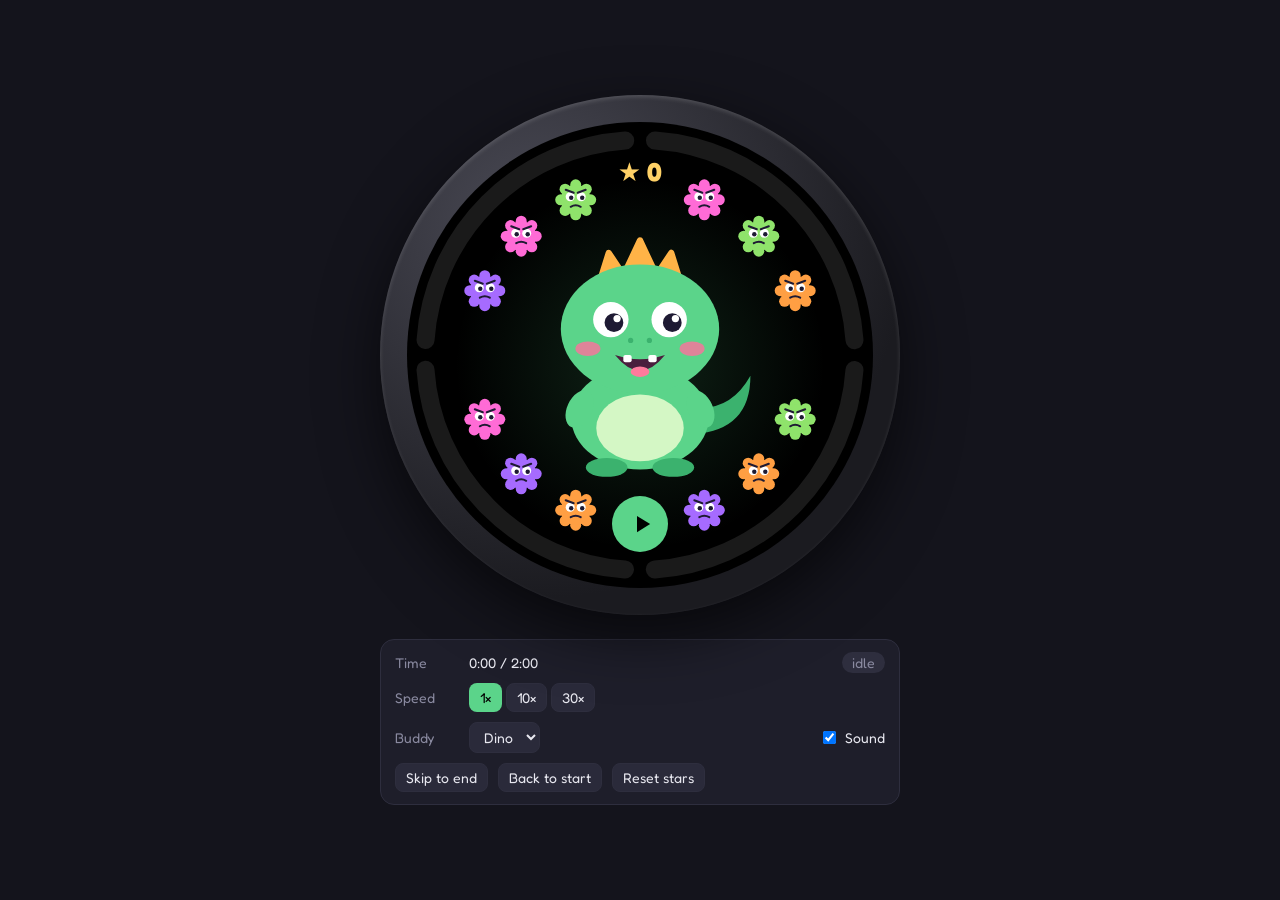
<file: index.html>
<!doctype html>
<html lang="en">
<head>
  <meta charset="utf-8">
  <meta name="viewport" content="width=device-width, initial-scale=1">
  <title>Brushy Buddy</title>
  <link rel="preconnect" href="https://fonts.googleapis.com">
  <link href="https://fonts.googleapis.com/css2?family=Fredoka:wght@500;700&display=swap" rel="stylesheet">
  <link rel="stylesheet" href="css/style.css">
</head>
<body>
  <main class="app">
    <!-- Simulated device: 466x466 round AMOLED inside a bezel -->
    <div class="device-slot" id="slot">
      <div class="device" id="device">
        <div class="screen phase-idle" id="screen">
          <div class="glow"></div>
          <svg id="ring" class="layer" viewBox="0 0 466 466" aria-hidden="true"></svg>
          <svg id="germs" class="layer" viewBox="0 0 466 466" aria-hidden="true"></svg>
          <div id="character" class="character"></div>
          <div id="stars" class="stars"><span class="star-icon">★</span><span id="star-count">0</span></div>
          <div id="hint" class="hint" aria-label="Tap to start">
            <svg viewBox="0 0 24 24"><path d="M8 5.5v13l10.5-6.5z"/></svg>
          </div>
          <div id="bravo" class="bravo">Bravo!</div>
          <div id="confetti" class="confetti"></div>
        </div>
      </div>
    </div>

    <!-- Developer controls: not part of the device UI -->
    <section class="dev" aria-label="Developer controls">
      <div class="dev-row">
        <span class="dev-label">Time</span>
        <output id="dev-time">0:00 / 2:00</output>
        <span id="dev-phase" class="dev-chip">idle</span>
      </div>
      <div class="dev-row">
        <span class="dev-label">Speed</span>
        <div class="seg" id="dev-speed">
          <button data-speed="1" class="on">1×</button>
          <button data-speed="10">10×</button>
          <button data-speed="30">30×</button>
        </div>
      </div>
      <div class="dev-row">
        <span class="dev-label">Buddy</span>
        <select id="dev-char"></select>
        <label class="dev-check"><input type="checkbox" id="dev-sound" checked> Sound</label>
      </div>
      <div class="dev-row">
        <button id="dev-skip">Skip to end</button>
        <button id="dev-stop">Back to start</button>
        <button id="dev-reset">Reset stars</button>
      </div>
    </section>
  </main>

  <script src="js/sound.js"></script>
  <script src="characters/registry.js"></script>
  <script src="characters/dino.js"></script>
  <script src="js/app.js"></script>
</body>
</html>
</file>
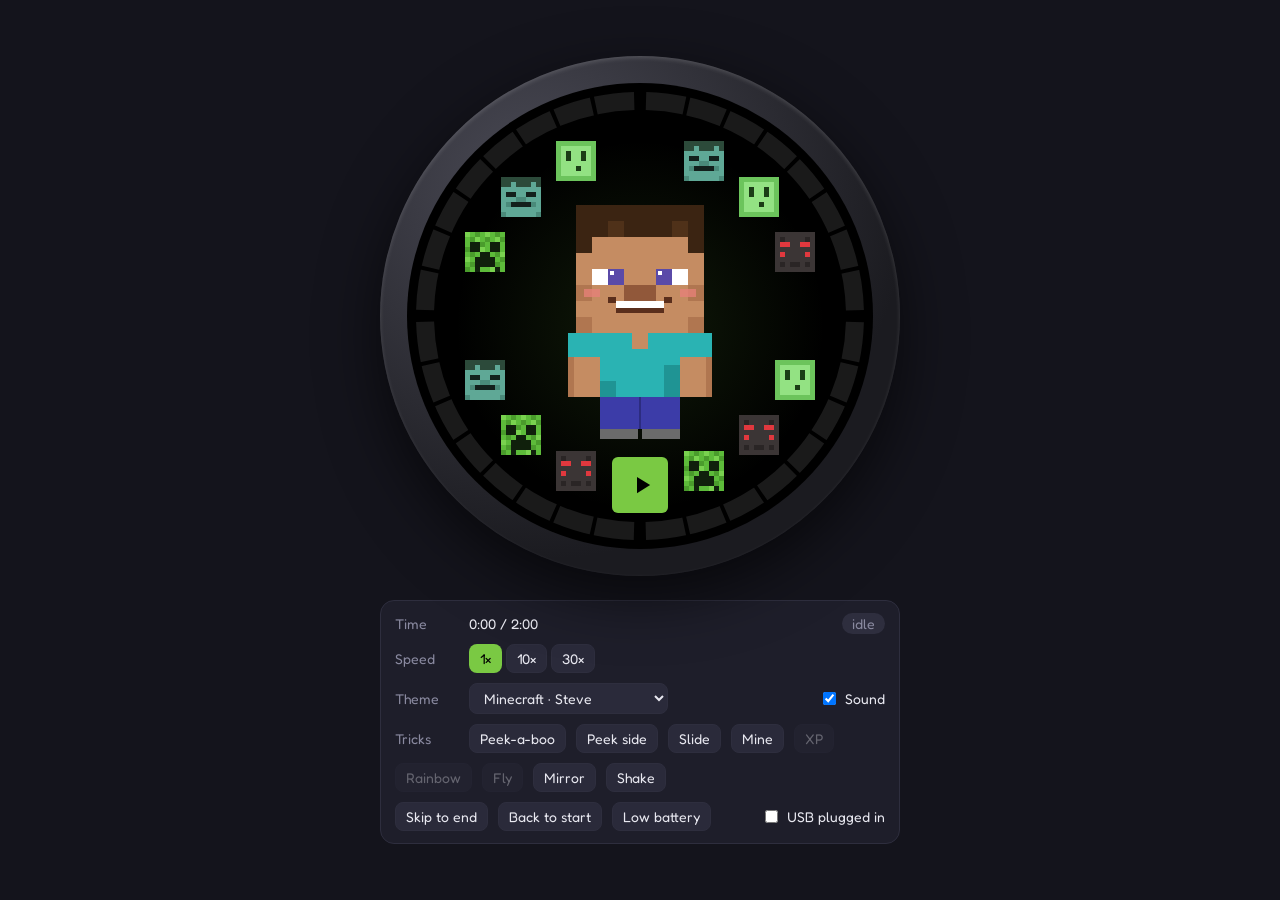
<file: prototype/index.html>
<!doctype html>
<html lang="en">
<head>
  <meta charset="utf-8">
  <meta name="viewport" content="width=device-width, initial-scale=1">
  <title>Brushy Buddy</title>
  <link rel="preconnect" href="https://fonts.googleapis.com">
  <link href="https://fonts.googleapis.com/css2?family=Fredoka:wght@500;700&display=swap" rel="stylesheet">
  <link rel="stylesheet" href="css/device.css">
  <link rel="stylesheet" href="css/style.css">
</head>
<body>
  <main class="app">
    <!-- Simulated device: 466x466 round AMOLED inside a bezel -->
    <div class="device-slot" id="slot">
      <div class="device" id="device">
        <div class="screen phase-idle" id="screen">
          <div id="stage" class="stage"><!-- everything that shakes -->
          <div class="glow"></div>
          <svg id="ring" class="layer" viewBox="0 0 466 466" aria-hidden="true"></svg>
          <div id="clock" class="clock" aria-label="Time left"><span id="clock-text" class="t-clock"></span></div>
          <svg id="germs" class="layer" viewBox="0 0 466 466" aria-hidden="true"></svg>
          <div id="fx-back" class="fx"></div><!-- sprites behind the buddy (mining block) -->
          <div id="buddy" class="buddy"><!-- tricks move this; moods and giggle live inside -->
            <div id="character" class="character"></div>
          </div>
          <div id="fx" class="fx"></div><!-- particles, sparkles, venom globs, reward drop -->
          <div id="hint" class="hint" aria-label="Tap to start">
            <svg viewBox="0 0 24 24"><path d="M8 5.5v13l10.5-6.5z"/></svg>
          </div>
          <div id="bravo" class="bravo"><span id="bravo-text" class="t-bravo"></span></div>
          <div id="confetti" class="confetti"></div>
          </div>
          <div id="battery" class="battery" hidden><!-- low battery at boot, or plugged in; over the stage -->
            <div class="battery-icon"><div id="battery-fill" class="battery-fill"></div></div>
            <div class="battery-text">
              <svg class="battery-bolt" viewBox="0 0 24 24" aria-hidden="true"><path d="M14 1 4 14h7l-2 9 11-13h-7z"/></svg>
              <span id="battery-percent"></span>
            </div>
          </div>
        </div>
        <div class="usb-cable" aria-hidden="true"><div class="usb-plug"></div><div class="usb-wire"></div></div>
      </div>
    </div>

    <!-- Developer controls: not part of the device UI -->
    <section class="dev" aria-label="Developer controls">
      <div class="dev-row">
        <span class="dev-label">Time</span>
        <output id="dev-time">0:00 / 2:00</output>
        <span id="dev-phase" class="dev-chip">idle</span>
      </div>
      <div class="dev-row">
        <span class="dev-label">Speed</span>
        <div class="seg" id="dev-speed">
          <button data-speed="1" class="on">1×</button>
          <button data-speed="10">10×</button>
          <button data-speed="30">30×</button>
        </div>
      </div>
      <div class="dev-row">
        <span class="dev-label">Theme</span>
        <select id="dev-theme"></select>
        <label class="dev-check"><input type="checkbox" id="dev-sound" checked> Sound</label>
      </div>
      <div class="dev-row">
        <span class="dev-label">Tricks</span>
        <button data-trick="peek">Peek-a-boo</button>
        <button data-trick="peekSide">Peek side</button>
        <button data-trick="slide">Slide</button>
        <button data-trick="mine">Mine</button>
        <button data-trick="xp">XP</button>
        <button data-trick="rainbow">Rainbow</button>
        <button data-trick="fly">Fly</button>
        <button data-trick="mirror">Mirror</button>
        <button data-trick="shake">Shake</button>
      </div>
      <div class="dev-row">
        <button id="dev-skip">Skip to end</button>
        <button id="dev-stop">Back to start</button>
        <button id="dev-battery">Low battery</button>
        <label class="dev-check"><input type="checkbox" id="dev-usb"> USB plugged in</label>
      </div>
    </section>
  </main>

  <script src="js/sound.js"></script>
  <script src="js/pixel.js"></script>
  <script src="themes/registry.js"></script>
  <script src="themes/minecraft.js"></script>
  <script src="themes/dragon.js"></script>
  <script src="js/app.js"></script>
</body>
</html>
</file>
<file: css/style.css>
/* ---------- Page (dev environment) ---------- */
:root {
  --page-bg: #14141c;
  --page-fg: #e8e8f0;
  --page-muted: #8a8aa0;
  --panel: #1e1e2a;
  --panel-border: #2e2e3e;

  /* Overridden per character (see characters/*.js theme) */
  --accent: #5bd48a;
  --glow: rgba(91, 212, 138, 0.25);

  --screen-size: 466px;
  --bezel: 27px;
}

* { box-sizing: border-box; }

html, body {
  margin: 0;
  min-height: 100%;
  background: var(--page-bg);
  color: var(--page-fg);
  font-family: "Fredoka", ui-rounded, "SF Pro Rounded", system-ui, sans-serif;
}

.app {
  min-height: 100vh;
  display: flex;
  flex-direction: column;
  align-items: center;
  justify-content: center;
  gap: 24px;
  padding: 24px 16px;
}

/* ---------- Device ---------- */
.device-slot { width: 520px; height: 520px; }

.device {
  width: calc(var(--screen-size) + 2 * var(--bezel));
  height: calc(var(--screen-size) + 2 * var(--bezel));
  padding: var(--bezel);
  border-radius: 50%;
  background: radial-gradient(circle at 30% 25%, #4a4a55, #1b1b20 70%);
  box-shadow: 0 20px 60px rgba(0, 0, 0, 0.6), inset 0 2px 4px rgba(255, 255, 255, 0.15);
  transform-origin: top left;
}

.screen {
  position: relative;
  width: var(--screen-size);
  height: var(--screen-size);
  border-radius: 50%;
  overflow: hidden;
  background: #000; /* AMOLED: black = pixels off */
  user-select: none;
  -webkit-user-select: none;
  touch-action: manipulation;
  cursor: pointer;
}

.layer { position: absolute; inset: 0; width: 100%; height: 100%; }

.glow {
  position: absolute;
  inset: 0;
  background: radial-gradient(circle at 50% 52%, var(--glow), transparent 55%);
  transition: opacity 0.6s;
}
.phase-idle .glow { opacity: 0.6; }

/* ---------- Progress ring ---------- */
.seg-track, .seg-fill {
  fill: none;
  stroke-width: 18;
  stroke-linecap: round;
}
.seg-track { stroke: rgba(255, 255, 255, 0.1); }
.seg-track.active { animation: seg-pulse 0.9s ease-in-out infinite alternate; }
.seg-fill { transition: opacity 0.2s; }

@keyframes seg-pulse {
  from { stroke: rgba(255, 255, 255, 0.1); }
  to   { stroke: rgba(255, 255, 255, 0.35); }
}

/* ---------- Character host ---------- */
.character {
  position: absolute;
  width: 250px;
  height: 250px;
  left: calc(50% - 125px);
  top: calc(50% - 125px);
}
.character svg { width: 100%; height: 100%; overflow: visible; }

/* Generic giggle (on tap), works for any character */
.character.giggle { animation: giggle 0.5s ease-out; }
@keyframes giggle {
  0%   { transform: scale(1, 1); }
  25%  { transform: scale(1.12, 0.88); }
  50%  { transform: scale(0.92, 1.1) rotate(-4deg); }
  75%  { transform: scale(1.04, 0.97) rotate(3deg); }
  100% { transform: scale(1, 1); }
}

/* ---------- Germs ---------- */
.germ-inner {
  transform-box: fill-box;
  transform-origin: center;
  animation: germ-wobble 1.4s ease-in-out infinite alternate;
  animation-delay: var(--d, 0s);
}
.germ.popped .germ-inner { animation: germ-pop 0.45s ease-in forwards; }
.phase-idle .germ-inner { animation-duration: 2.4s; }

@keyframes germ-wobble {
  from { transform: rotate(-10deg) scale(1); }
  to   { transform: rotate(10deg) scale(1.08); }
}
@keyframes germ-pop {
  0%   { transform: scale(1); opacity: 1; }
  40%  { transform: scale(1.5); opacity: 1; }
  100% { transform: scale(0); opacity: 0; }
}

/* ---------- Overlays ---------- */
.stars {
  position: absolute;
  top: 34px;
  left: 50%;
  transform: translateX(-50%);
  display: flex;
  align-items: center;
  gap: 6px;
  font-size: 26px;
  font-weight: 700;
  color: #ffd166;
  transition: opacity 0.3s;
}
.stars.bump { animation: bump 0.6s ease-out; }
.phase-brushing .stars { opacity: 0; }
@keyframes bump {
  0%   { transform: translateX(-50%) scale(1); }
  40%  { transform: translateX(-50%) scale(1.6); }
  100% { transform: translateX(-50%) scale(1); }
}

.hint {
  position: absolute;
  bottom: 36px;
  left: calc(50% - 28px);
  width: 56px;
  height: 56px;
  border-radius: 50%;
  background: var(--accent);
  display: grid;
  place-items: center;
  animation: hint-pulse 1.4s ease-in-out infinite;
  opacity: 0;
  transition: opacity 0.3s;
  pointer-events: none;
}
.hint svg { width: 30px; height: 30px; fill: #000; margin-left: 3px; }
.phase-idle .hint { opacity: 1; }
@keyframes hint-pulse {
  0%, 100% { transform: scale(1); box-shadow: 0 0 0 0 var(--glow); }
  50%      { transform: scale(1.1); box-shadow: 0 0 0 14px transparent; }
}

.bravo {
  position: absolute;
  bottom: 52px;
  left: 0;
  right: 0;
  text-align: center;
  font-size: 36px;
  font-weight: 700;
  color: var(--accent);
  opacity: 0;
  transform: scale(0.4);
  pointer-events: none;
}
.phase-done .bravo { animation: bravo-in 0.6s cubic-bezier(0.2, 1.6, 0.4, 1) forwards; }
@keyframes bravo-in { to { opacity: 1; transform: scale(1); } }

.confetti { position: absolute; inset: 0; pointer-events: none; }
.confetti span {
  position: absolute;
  top: -20px;
  width: 9px;
  height: 14px;
  border-radius: 3px;
  animation: fall linear forwards;
}
@keyframes fall {
  to { transform: translateY(520px) rotate(720deg); }
}

/* ---------- Dev panel ---------- */
.dev {
  width: min(520px, 100%);
  background: var(--panel);
  border: 1px solid var(--panel-border);
  border-radius: 14px;
  padding: 12px 14px;
  display: flex;
  flex-direction: column;
  gap: 10px;
  font-size: 14px;
}
.dev-row { display: flex; align-items: center; gap: 10px; flex-wrap: wrap; }
.dev-label { color: var(--page-muted); width: 64px; }
.dev output { font-variant-numeric: tabular-nums; }
.dev-chip {
  margin-left: auto;
  padding: 2px 10px;
  border-radius: 999px;
  background: var(--panel-border);
  color: var(--page-muted);
}
.dev button, .dev select {
  font: inherit;
  color: var(--page-fg);
  background: #2a2a3a;
  border: 1px solid var(--panel-border);
  border-radius: 8px;
  padding: 5px 10px;
  cursor: pointer;
}
.dev button:hover { background: #34344a; }
.seg { display: flex; gap: 4px; }
.seg button.on { background: var(--accent); color: #000; border-color: transparent; }
.dev-check { display: flex; align-items: center; gap: 6px; margin-left: auto; }

@media (prefers-reduced-motion: reduce) {
  .germ-inner, .hint, .seg-track.active { animation: none; }
}
</file>
<file: prototype/css/device.css>
/* The simulated device and the dev panel under it: shared by the prototype and the
   simulator's web page (device/sim/web/index.html). What the screen shows: style.css. */

/* ---------- Page (dev environment) ---------- */
:root {
  --page-bg: #14141c;
  --page-fg: #e8e8f0;
  --page-muted: #8a8aa0;
  --panel: #1e1e2a;
  --panel-border: #2e2e3e;

  /* Overridden per theme (see themes/*.js) */
  --accent: #5bd48a;
  --glow: rgba(91, 212, 138, 0.25);

  --screen-size: 466px;
  --bezel: 27px;
}

* { box-sizing: border-box; }

html, body {
  margin: 0;
  min-height: 100%;
  background: var(--page-bg);
  color: var(--page-fg);
  font-family: "Fredoka", ui-rounded, "SF Pro Rounded", system-ui, sans-serif;
}

.app {
  min-height: 100vh;
  display: flex;
  flex-direction: column;
  align-items: center;
  justify-content: center;
  gap: 24px;
  padding: 24px 16px;
}

/* ---------- Device ---------- */
.device-slot { width: 520px; height: 520px; }

.device {
  position: relative;
  width: calc(var(--screen-size) + 2 * var(--bezel));
  height: calc(var(--screen-size) + 2 * var(--bezel));
  padding: var(--bezel);
  border-radius: 50%;
  background: radial-gradient(circle at 30% 25%, #4a4a55, #1b1b20 70%);
  box-shadow: 0 20px 60px rgba(0, 0, 0, 0.6), inset 0 2px 4px rgba(255, 255, 255, 0.15);
  transform-origin: top left;
}

/* USB-C cable under the device while plugged in (dev panel) */
.usb-cable {
  display: none;
  position: absolute;
  left: 50%;
  top: calc(100% - 2px);
  width: 30px;
  transform: translateX(-50%);
  pointer-events: none;
}
.device.usb .usb-cable { display: block; }
.usb-plug {
  height: 15px;
  border-radius: 3px 3px 5px 5px;
  background: linear-gradient(90deg, #5d5d68, #b4b4c0 45%, #5d5d68);
}
.usb-wire {
  width: 12px;
  height: 12px;
  margin: 0 auto;
  background: linear-gradient(#44444f, transparent);
}

.screen {
  position: relative;
  width: var(--screen-size);
  height: var(--screen-size);
  border-radius: 50%;
  overflow: hidden;
  background: #000; /* AMOLED: black = pixels off */
  user-select: none;
  -webkit-user-select: none;
  touch-action: manipulation;
  cursor: pointer;
}

/* ---------- Dev panel ---------- */
.dev {
  width: min(520px, 100%);
  background: var(--panel);
  border: 1px solid var(--panel-border);
  border-radius: 14px;
  padding: 12px 14px;
  display: flex;
  flex-direction: column;
  gap: 10px;
  font-size: 14px;
}
.dev-row { display: flex; align-items: center; gap: 10px; flex-wrap: wrap; }
.dev-label { color: var(--page-muted); width: 64px; }
.dev output { font-variant-numeric: tabular-nums; }
.dev-chip {
  margin-left: auto;
  padding: 2px 10px;
  border-radius: 999px;
  background: var(--panel-border);
  color: var(--page-muted);
}
.dev button, .dev select {
  font: inherit;
  color: var(--page-fg);
  background: #2a2a3a;
  border: 1px solid var(--panel-border);
  border-radius: 8px;
  padding: 5px 10px;
  cursor: pointer;
}
.dev button:hover:not(:disabled) { background: #34344a; }
.dev button:disabled { opacity: 0.35; cursor: default; } /* a trick the theme doesn't have */
.seg { display: flex; gap: 4px; }
.seg button.on { background: var(--accent); color: #000; border-color: transparent; }
.dev-check { display: flex; align-items: center; gap: 6px; margin-left: auto; }
</file>
<file: prototype/css/style.css>
/* What the screen shows. The device around it and the dev panel: device.css. */
.layer { position: absolute; inset: 0; width: 100%; height: 100%; }
.stage { position: absolute; inset: 0; }
.fx { position: absolute; inset: 0; pointer-events: none; }
.sprite, .particle { position: absolute; left: 0; top: 0; transform-origin: center; }
.sprite svg { display: block; width: 100%; height: 100%; }
.style-blocky .sprite svg { shape-rendering: crispEdges; }

.glow {
  position: absolute;
  inset: 0;
  background: radial-gradient(circle at 50% 52%, var(--glow), transparent 55%);
  transition: opacity 0.6s;
}
.phase-idle .glow { opacity: 0.6; }

/* ---------- Progress ring ---------- */
.seg-track, .seg-fill {
  fill: none;
  stroke-width: 18;
  stroke-linecap: round;
}
.seg-track { stroke: rgba(255, 255, 255, 0.1); }
.seg-gaps { fill: none; stroke: #000; stroke-width: 24; }
.style-blocky .seg-track, .style-blocky .seg-fill { stroke-linecap: butt; }
.style-blocky #germs, .style-blocky .reward svg { shape-rendering: crispEdges; }
.seg-track.active { animation: seg-pulse 0.9s ease-in-out infinite alternate; }
.seg-fill { transition: opacity 0.2s; }

@keyframes seg-pulse {
  from { stroke: rgba(255, 255, 255, 0.1); }
  to   { stroke: rgba(255, 255, 255, 0.35); }
}

/* ---------- Buddy ---------- */
/* .buddy is moved by tricks (peek-a-boo, slide) around its feet; .character holds the moods */
.buddy {
  position: absolute;
  width: 250px;
  height: 250px;
  left: calc(50% - 125px);
  top: calc(50% - 125px);
  transform-origin: 50% 100%;
}
.character { position: absolute; inset: 0; }
.character svg { width: 100%; height: 100%; overflow: visible; }

/* Generic giggle (on tap), works for any character */
.character.giggle { animation: giggle 0.5s ease-out; }
@keyframes giggle {
  0%   { transform: scale(1, 1); }
  25%  { transform: scale(1.12, 0.88); }
  50%  { transform: scale(0.92, 1.1) rotate(-4deg); }
  75%  { transform: scale(1.04, 0.97) rotate(3deg); }
  100% { transform: scale(1, 1); }
}

/* ---------- Countdown (big, faint, behind everything while brushing) ---------- */
/* Sits in the free band above the buddy's head */
.clock {
  position: absolute;
  left: 0;
  right: 0;
  top: 88px;
  height: 0;
  display: grid;
  place-items: center;
  opacity: 0;
  transition: opacity 0.5s, color 0.5s;
  pointer-events: none;
}
.phase-brushing .clock { opacity: 0.32; }
.t-clock { font-size: 72px; line-height: 1; white-space: nowrap; }

/* ---------- Germs ---------- */
.germ-inner {
  transform-box: fill-box;
  transform-origin: center;
  animation: germ-wobble 1.4s ease-in-out infinite alternate;
  animation-delay: var(--d, 0s);
}
.germ.popped .germ-inner { animation: germ-pop 0.45s ease-in forwards; }
.germ .flash { opacity: 0; }
/* Another germ popped: shiver with a scared face */
.germ.scared .germ-inner { animation: germ-shiver 0.07s linear infinite alternate; }
/* Creeper about to explode: swells and flashes white */
.germ.priming .germ-inner { animation: creeper-swell 0.7s steps(1) forwards; }
.germ.priming .flash { animation: creeper-flash 0.7s steps(1) forwards; }
.phase-idle .germ-inner { animation-duration: 2.4s; }

@keyframes germ-wobble {
  from { transform: rotate(-10deg) scale(1); }
  to   { transform: rotate(10deg) scale(1.08); }
}
@keyframes germ-shiver {
  from { transform: translateX(-2.5px); }
  to   { transform: translateX(2.5px); }
}
@keyframes creeper-swell {
  0% { transform: scale(1); } 30% { transform: scale(1.1); } 60% { transform: scale(1.2); } 85% { transform: scale(1.35); }
}
@keyframes creeper-flash {
  0%, 15%, 30%, 45%, 60%, 75% { opacity: 0; } 8%, 23%, 38%, 53%, 68%, 85%, 100% { opacity: 0.85; }
}
@keyframes germ-pop {
  0%   { transform: scale(1); opacity: 1; }
  40%  { transform: scale(1.5); opacity: 1; }
  100% { transform: scale(0); opacity: 0; }
}

/* ---------- Overlays ---------- */

.hint {
  position: absolute;
  bottom: 36px;
  left: calc(50% - 28px);
  width: 56px;
  height: 56px;
  border-radius: 50%;
  background: var(--accent);
  display: grid;
  place-items: center;
  animation: hint-pulse 1.4s ease-in-out infinite;
  opacity: 0;
  transition: opacity 0.3s;
  pointer-events: none;
}
.hint svg { width: 30px; height: 30px; fill: #000; margin-left: 3px; }
.style-blocky .hint { border-radius: 6px; }
.phase-idle .hint { opacity: 1; }
@keyframes hint-pulse {
  0%, 100% { transform: scale(1); box-shadow: 0 0 0 0 var(--glow); }
  50%      { transform: scale(1.1); box-shadow: 0 0 0 14px transparent; }
}

.bravo {
  position: absolute;
  bottom: 52px;
  left: 0;
  right: 0;
  text-align: center;
  opacity: 0;
  transform: scale(0.4);
  pointer-events: none;
}
.phase-done .bravo { animation: bravo-in 0.6s cubic-bezier(0.2, 1.6, 0.4, 1) forwards; }
@keyframes bravo-in { to { opacity: 1; transform: scale(1); } }

.confetti { position: absolute; inset: 0; pointer-events: none; }
.confetti span {
  position: absolute;
  top: -20px;
  width: 9px;
  height: 14px;
  border-radius: 3px;
  animation: fall linear forwards;
}
.style-blocky .confetti span { width: 10px; height: 10px; border-radius: 0; }
@keyframes fall {
  to { transform: translateY(520px) rotate(720deg); }
}

/* Battery level (low at boot, or plugged in): over the dimmed stage, swallows taps */
.battery {
  position: absolute;
  inset: 0;
  background: rgba(0, 0, 0, 0.8);
  display: flex;
  flex-direction: column;
  align-items: center;
  justify-content: center;
  gap: 30px;
  z-index: 100; /* above the buddy and the effects */
  animation: battery-in 0.3s ease-out;
}
.battery[hidden] { display: none; }
.battery.closing { opacity: 0; transition: opacity 0.4s; }
.battery-icon {
  position: relative;
  width: 170px;
  height: 86px;
  margin-top: -30px;
  margin-right: 14px;
  box-sizing: border-box;
  border: 8px solid #fff;
  border-radius: 14px;
  padding: 6px;
}
.battery-icon::after { /* the nub */
  content: "";
  position: absolute;
  right: -22px;
  top: calc(50% - 18px);
  width: 14px;
  height: 36px;
  border-radius: 0 5px 5px 0;
  background: #fff;
}
.battery-fill {
  height: 100%;
  border-radius: 5px;
  background: #ff3b30;
  animation: battery-blink 0.9s ease-in-out infinite;
}
.battery-text { color: #ff3b30; font-size: 40px; line-height: 1; display: flex; align-items: center; gap: 8px; }
.battery-bolt { display: none; width: 34px; height: 34px; fill: currentColor; }
.battery.charging .battery-fill { background: #34c759; animation: battery-charge 0.9s ease-out; }
.battery.charging .battery-text { color: #34c759; }
.battery.charging .battery-bolt { display: block; }
@keyframes battery-in { from { opacity: 0; } }
@keyframes battery-blink { 50% { opacity: 0.2; } }
@keyframes battery-charge { from { width: 0; } }

@media (prefers-reduced-motion: reduce) {
  .germ-inner, .hint, .seg-track.active, .battery-fill, .battery.charging .battery-fill { animation: none; }
}
</file>
